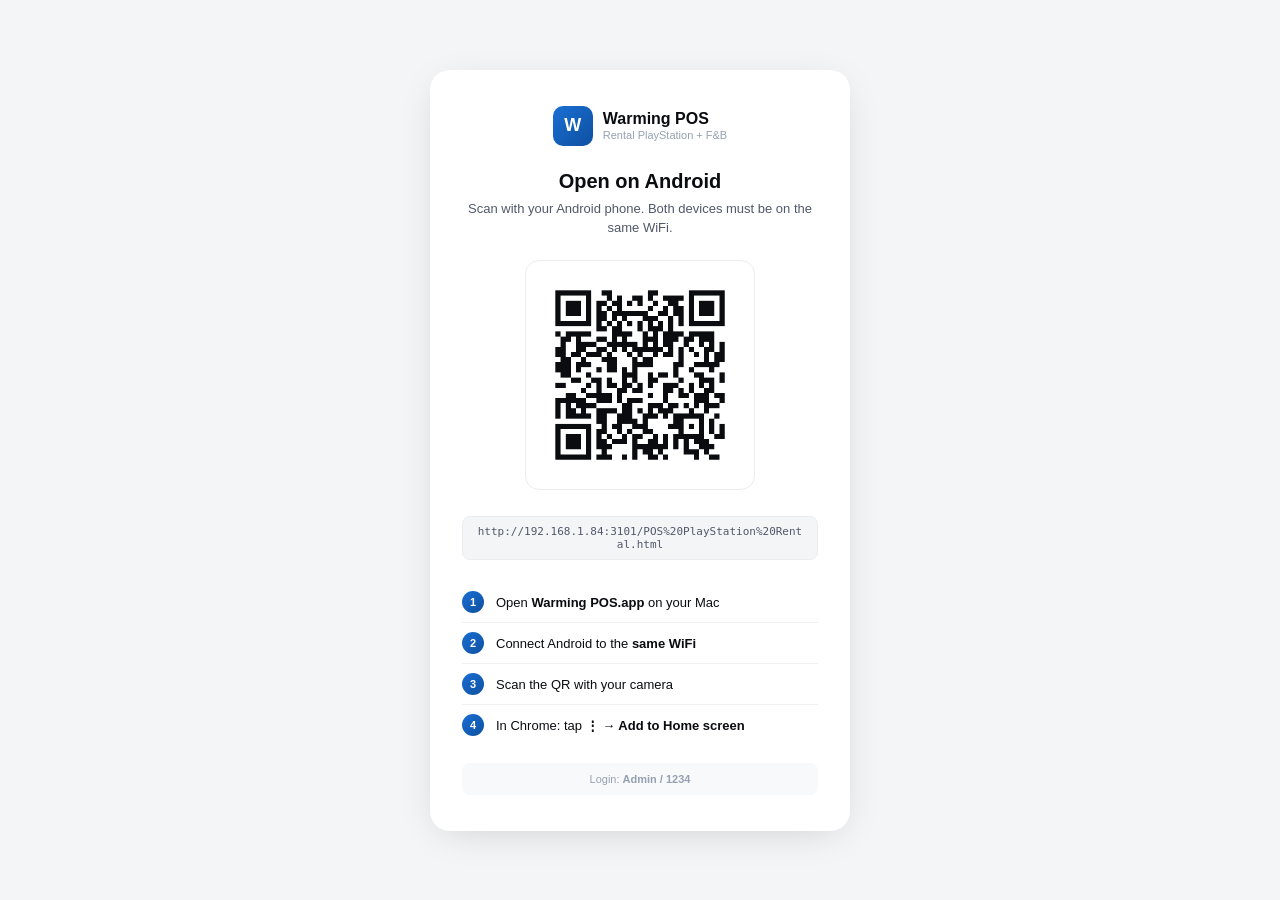
<file: POS WARMING/Connect to Android.html>
<!doctype html>
<html lang="en">
<head>
<meta charset="utf-8"/>
<meta name="viewport" content="width=device-width,initial-scale=1"/>
<title>Warming POS · Connect</title>
<style>
  * { box-sizing: border-box; margin: 0; padding: 0; }
  body {
    font-family: -apple-system, BlinkMacSystemFont, "Segoe UI", sans-serif;
    background: #f4f5f7;
    min-height: 100vh;
    display: flex; align-items: center; justify-content: center;
    padding: 24px;
  }
  .card {
    background: #fff;
    border-radius: 20px;
    padding: 36px 32px;
    max-width: 420px;
    width: 100%;
    text-align: center;
    box-shadow: 0 8px 40px -12px rgba(0,0,0,0.18);
  }
  .brand { display: flex; align-items: center; justify-content: center; gap: 10px; margin-bottom: 24px; }
  .brand-mark {
    width: 40px; height: 40px; border-radius: 10px;
    background: linear-gradient(135deg, #1a6fd4, #0e50a0);
    color: #fff; font-weight: 700; font-size: 18px;
    display: grid; place-items: center;
  }
  .brand-name { font-size: 16px; font-weight: 700; color: #0a0c10; text-align:left; }
  .brand-sub  { font-size: 11px; color: #95a0b1; margin-top: 1px; text-align:left; }
  h1 { font-size: 20px; font-weight: 600; color: #0a0c10; margin-bottom: 6px; }
  p  { font-size: 13px; color: #51586a; margin-bottom: 22px; line-height: 1.5; }
  .qr { display: inline-block; padding: 14px; border-radius: 14px; border: 1.5px solid #ececf0; margin-bottom: 22px; }
  .qr img { display: block; width: 200px; height: 200px; }
  .url { font-family: ui-monospace, monospace; font-size: 11px; color: #51586a; background: #f4f5f7; border-radius: 8px; padding: 8px 12px; word-break: break-all; margin-bottom: 22px; border: 1px solid #ececf0; }
  .steps { text-align: left; }
  .step { display: flex; gap: 12px; align-items: flex-start; padding: 9px 0; border-bottom: 1px solid #f0f1f3; font-size: 13px; color: #0a0c10; }
  .step:last-child { border-bottom: none; }
  .step-n { flex-shrink: 0; width: 22px; height: 22px; border-radius: 50%; background: linear-gradient(135deg, #1a6fd4, #0e50a0); color: #fff; font-size: 11px; font-weight: 700; display: grid; place-items: center; }
  .step-text { line-height: 1.5; padding-top: 2px; }
  .note { margin-top: 18px; font-size: 11px; color: #95a0b1; padding: 10px; background: #f8f9fb; border-radius: 8px; }
</style>
</head>
<body>
<div class="card">
  <div class="brand">
    <div class="brand-mark">W</div>
    <div>
      <div class="brand-name">Warming POS</div>
      <div class="brand-sub">Rental PlayStation + F&amp;B</div>
    </div>
  </div>
  <h1>Open on Android</h1>
  <p>Scan with your Android phone. Both devices must be on the same WiFi.</p>
  <div class="qr"><img src="[data-uri]" alt="QR"/></div>
  <div class="url">http://192.168.1.84:3101/POS%20PlayStation%20Rental.html</div>
  <div class="steps">
    <div class="step"><div class="step-n">1</div><div class="step-text">Open <strong>Warming POS.app</strong> on your Mac</div></div>
    <div class="step"><div class="step-n">2</div><div class="step-text">Connect Android to the <strong>same WiFi</strong></div></div>
    <div class="step"><div class="step-n">3</div><div class="step-text">Scan the QR with your camera</div></div>
    <div class="step"><div class="step-n">4</div><div class="step-text">In Chrome: tap <strong>⋮ → Add to Home screen</strong></div></div>
  </div>
  <div class="note">Login: <strong>Admin / 1234</strong></div>
</div>
</body>
</html>
</file>
